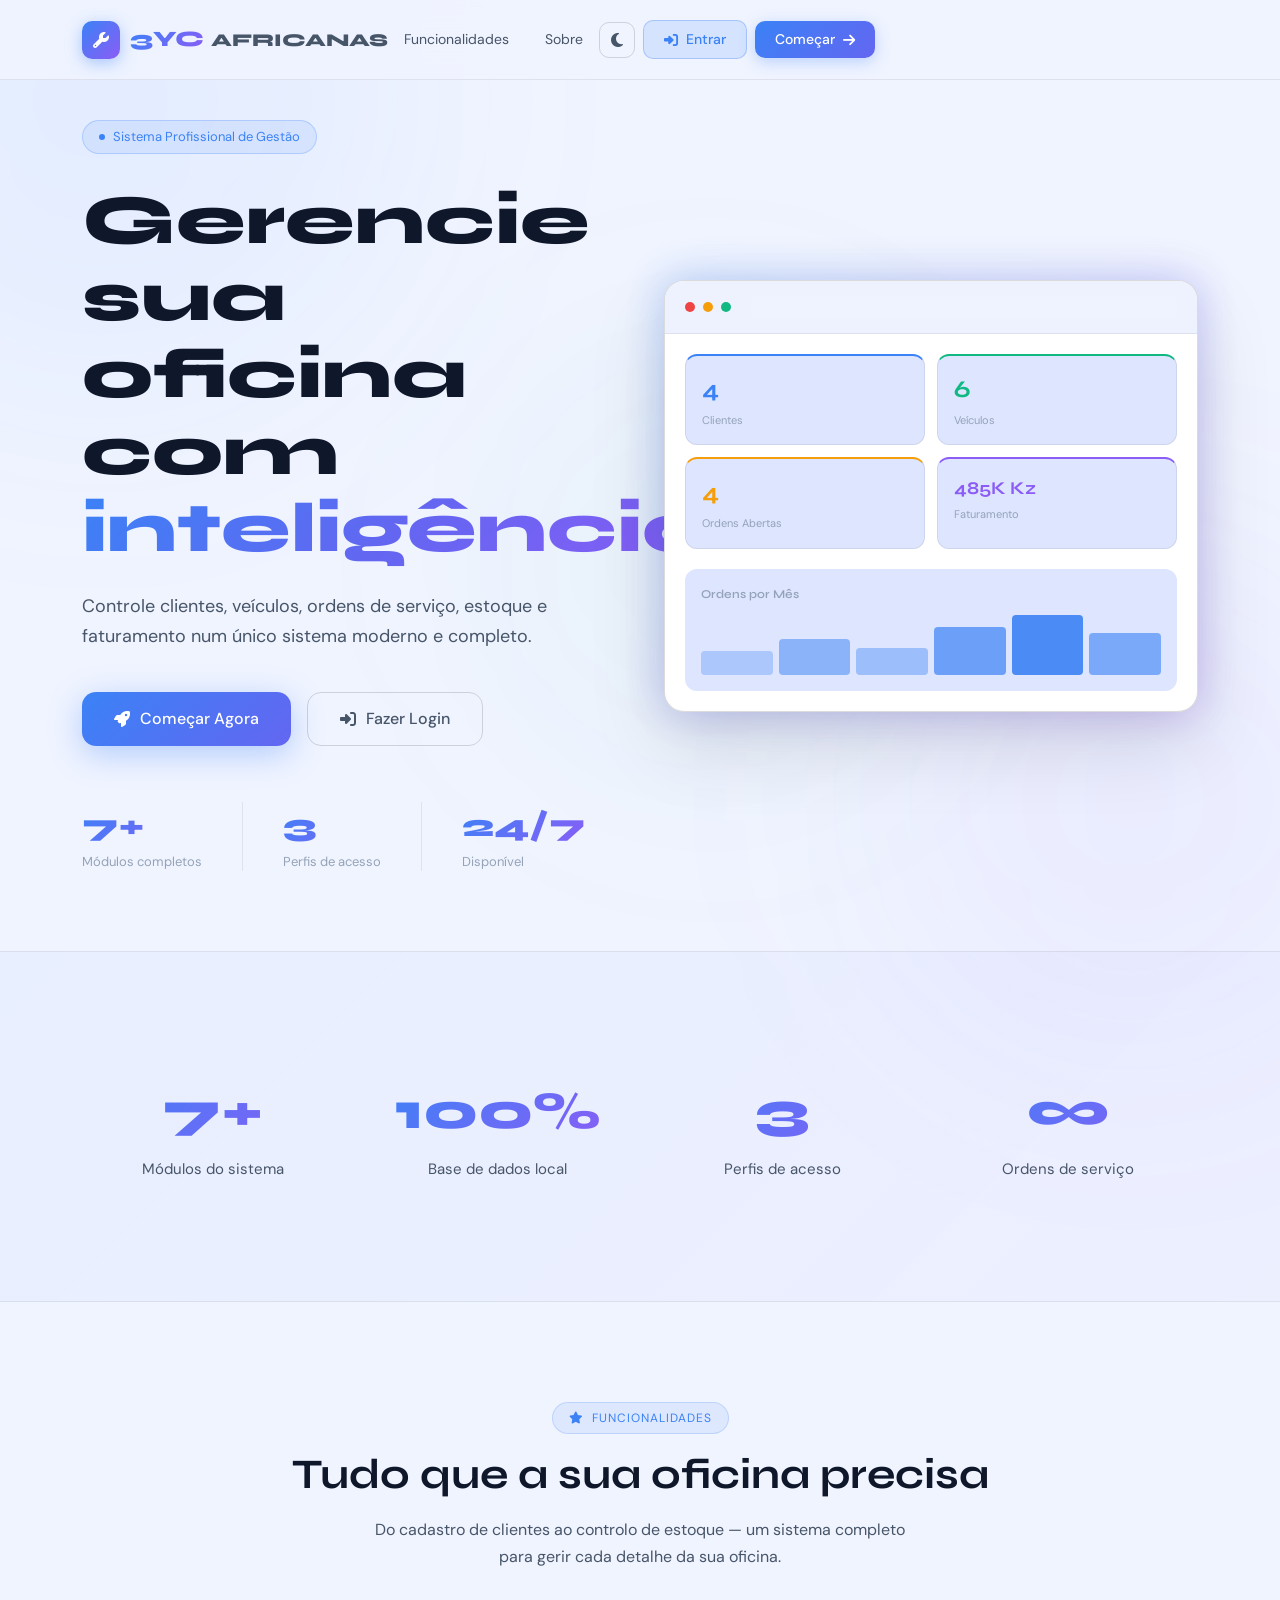
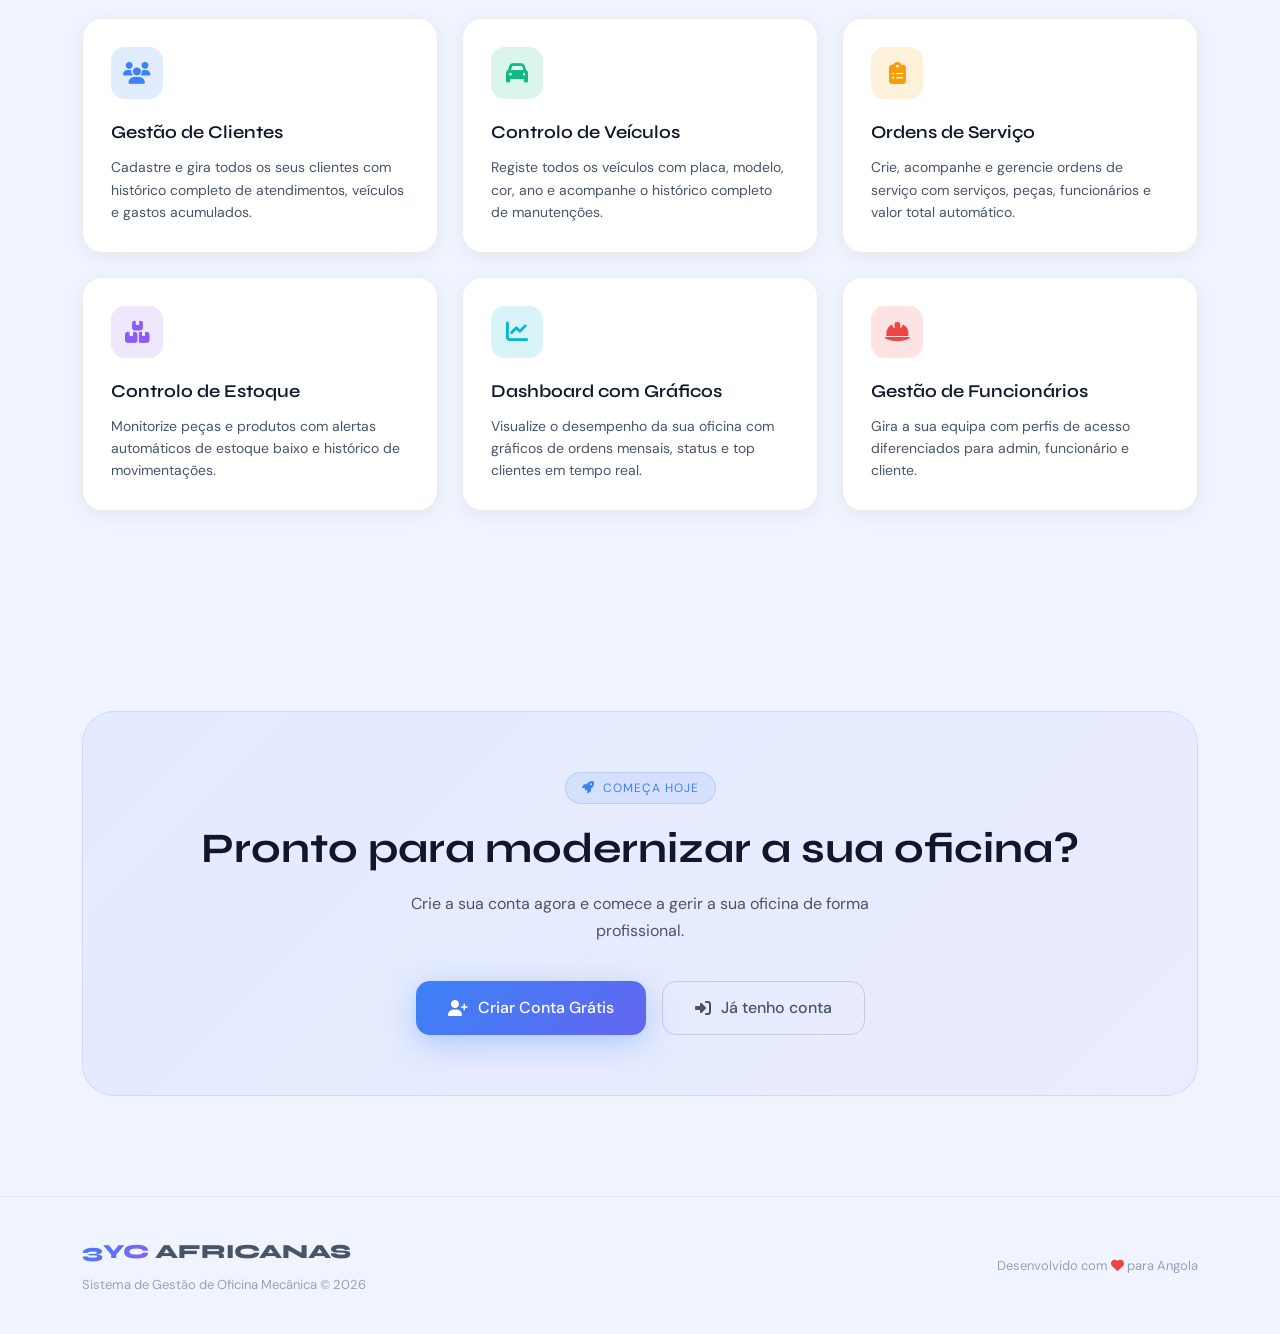
<file: bm_backend/public/index.html>
<!DOCTYPE html>
<html lang="pt-BR">
<head>
    <meta charset="UTF-8">
    <meta name="viewport" content="width=device-width, initial-scale=1.0">
    <title>3YC AFRICANAS — Sistema de Gestão de Oficina</title>
    <link href="https://cdn.jsdelivr.net/npm/bootstrap@5.3.0/dist/css/bootstrap.min.css" rel="stylesheet">
    <link rel="stylesheet" href="https://cdnjs.cloudflare.com/ajax/libs/font-awesome/6.4.0/css/all.min.css">
    <link href="https://fonts.googleapis.com/css2?family=Syne:wght@400;600;700;800&family=DM+Sans:ital,wght@0,300;0,400;0,500;1,400&display=swap" rel="stylesheet">
    <style>
        :root {
            --bg:      #f0f4ff;
            --bg2:     #e8eeff;
            --bg3:     #dde5ff;
            --card:    #ffffff;
            --border:  rgba(0,0,0,0.07);
            --border2: rgba(0,0,0,0.14);
            --accent:  #3b82f6;
            --accent2: #6366f1;
            --accent3: #8b5cf6;
            --green:   #10b981;
            --orange:  #f59e0b;
            --red:     #ef4444;
            --text:    #0f172a;
            --text2:   #475569;
            --text3:   #94a3b8;
        }
        body.dark {
            --bg:      #070b14;
            --bg2:     #0d1220;
            --bg3:     #131929;
            --card:    #111827;
            --border:  rgba(255,255,255,0.07);
            --border2: rgba(255,255,255,0.14);
            --text:    #f1f5f9;
            --text2:   #94a3b8;
            --text3:   #475569;
        }
        body.dark .blob1 { background:rgba(59,130,246,0.12); }
        body.dark .blob2 { background:rgba(139,92,246,0.10); }
        body.dark .blob3 { background:rgba(16,185,129,0.08); }
        body:not(.dark) .blob1 { background:rgba(59,130,246,0.06); }
        body:not(.dark) .blob2 { background:rgba(139,92,246,0.05); }
        body:not(.dark) .blob3 { background:rgba(16,185,129,0.04); }
        * { margin:0; padding:0; box-sizing:border-box; }
        body { font-family:'DM Sans',sans-serif; background:var(--bg); color:var(--text); overflow-x:hidden; }

        /* BLOBS */
        .blob { position:fixed; border-radius:50%; filter:blur(120px); pointer-events:none; z-index:0; animation:blobFloat 8s ease-in-out infinite; }
        .blob1 { width:600px; height:600px; background:rgba(59,130,246,0.12); top:-200px; left:-200px; }
        .blob2 { width:500px; height:500px; background:rgba(139,92,246,0.10); bottom:-150px; right:-100px; animation-delay:-3s; }
        .blob3 { width:400px; height:400px; background:rgba(16,185,129,0.08); top:40%; left:40%; animation-delay:-6s; }
        @keyframes blobFloat { 0%,100%{transform:translate(0,0) scale(1)} 33%{transform:translate(30px,-30px) scale(1.05)} 66%{transform:translate(-20px,20px) scale(0.95)} }

        /* NAVBAR */
        .navbar { position:fixed; top:0; left:0; right:0; z-index:100; padding:20px 0; background:rgba(240,244,255,0.85); backdrop-filter:blur(20px); border-bottom:1px solid var(--border); transition:all 0.3s; }
        body.dark .navbar { background:rgba(7,11,20,0.85); }
        .navbar.scrolled { padding:12px 0; }
        .nav-brand { font-family:'Syne',sans-serif; font-size:22px; font-weight:800; text-decoration:none; display:flex; align-items:center; gap:10px; }
        .brand-icon { width:38px; height:38px; background:linear-gradient(135deg,var(--accent),var(--accent3)); border-radius:10px; display:flex; align-items:center; justify-content:center; font-size:16px; color:#fff; box-shadow:0 4px 16px rgba(59,130,246,0.4); }
        .brand-3yc { background:linear-gradient(135deg,var(--accent),var(--accent3)); -webkit-background-clip:text; -webkit-text-fill-color:transparent; }
        .brand-rest { color:var(--text2); font-size:18px; }
        .nav-link-item { color:var(--text2); text-decoration:none; font-size:14px; padding:8px 16px; border-radius:8px; transition:all 0.2s; }
        .nav-link-item:hover { color:var(--text); background:rgba(255,255,255,0.05); }
        .btn-nav-login { background:rgba(59,130,246,0.15); border:1px solid rgba(59,130,246,0.3); color:var(--accent); padding:8px 20px; border-radius:10px; font-size:14px; font-weight:500; cursor:pointer; font-family:'DM Sans',sans-serif; transition:all 0.2s; text-decoration:none; display:inline-flex; align-items:center; gap:8px; }
        .btn-nav-login:hover { background:var(--accent); color:#fff; border-color:var(--accent); }
        .btn-nav-primary { background:linear-gradient(135deg,var(--accent),var(--accent2)); border:none; color:#fff; padding:8px 20px; border-radius:10px; font-size:14px; font-weight:500; cursor:pointer; font-family:'DM Sans',sans-serif; transition:all 0.2s; text-decoration:none; display:inline-flex; align-items:center; gap:8px; box-shadow:0 4px 16px rgba(59,130,246,0.3); }
        .btn-nav-primary:hover { transform:translateY(-2px); box-shadow:0 8px 24px rgba(59,130,246,0.4); color:#fff; }

        /* HERO */
        .hero { min-height:100vh; display:flex; align-items:center; padding:120px 0 80px; position:relative; }
        .hero-badge { display:inline-flex; align-items:center; gap:8px; background:rgba(59,130,246,0.1); border:1px solid rgba(59,130,246,0.25); border-radius:100px; padding:6px 16px; font-size:13px; color:var(--accent); margin-bottom:28px; animation:fadeUp 0.6s ease both; }
        .hero-badge .dot { width:6px; height:6px; background:var(--accent); border-radius:50%; animation:pulse 2s infinite; }
        @keyframes pulse { 0%,100%{opacity:1;transform:scale(1)} 50%{opacity:0.5;transform:scale(1.5)} }
        .hero-title { font-family:'Syne',sans-serif; font-size:clamp(40px,6vw,70px); font-weight:800; line-height:1.1; margin-bottom:24px; animation:fadeUp 0.6s ease 0.1s both; }
        .gradient-text { background:linear-gradient(135deg,var(--accent) 0%,var(--accent2) 50%,var(--accent3) 100%); -webkit-background-clip:text; -webkit-text-fill-color:transparent; }
        .hero-desc { font-size:18px; color:var(--text2); line-height:1.7; max-width:520px; margin-bottom:40px; animation:fadeUp 0.6s ease 0.2s both; }
        .hero-btns { display:flex; gap:16px; flex-wrap:wrap; animation:fadeUp 0.6s ease 0.3s both; }
        .btn-hero-primary { background:linear-gradient(135deg,var(--accent),var(--accent2)); border:none; color:#fff; padding:14px 32px; border-radius:14px; font-size:16px; font-weight:500; cursor:pointer; font-family:'DM Sans',sans-serif; transition:all 0.3s; display:inline-flex; align-items:center; gap:10px; box-shadow:0 8px 32px rgba(59,130,246,0.35); text-decoration:none; }
        .btn-hero-primary:hover { transform:translateY(-3px); box-shadow:0 12px 40px rgba(59,130,246,0.5); color:#fff; text-decoration:none; }
        .btn-hero-outline { background:transparent; border:1px solid var(--border2); color:var(--text2); padding:14px 32px; border-radius:14px; font-size:16px; font-weight:500; cursor:pointer; font-family:'DM Sans',sans-serif; transition:all 0.3s; display:inline-flex; align-items:center; gap:10px; text-decoration:none; }
        .btn-hero-outline:hover { border-color:var(--accent); color:var(--accent); background:rgba(59,130,246,0.05); text-decoration:none; }
        .hero-stats { display:flex; gap:40px; margin-top:56px; animation:fadeUp 0.6s ease 0.4s both; }
        .hero-stat-num { font-family:'Syne',sans-serif; font-size:32px; font-weight:800; background:linear-gradient(135deg,var(--accent),var(--accent3)); -webkit-background-clip:text; -webkit-text-fill-color:transparent; }
        .hero-stat-label { font-size:13px; color:var(--text3); margin-top:2px; }

        /* PREVIEW */
        .preview-wrap { position:relative; animation:fadeUp 0.8s ease 0.3s both; }
        .preview-glow { position:absolute; inset:-2px; background:linear-gradient(135deg,var(--accent),var(--accent2),var(--accent3)); border-radius:22px; filter:blur(20px); opacity:0.3; z-index:-1; }
        .preview-img { width:100%; background:var(--card); border:1px solid var(--border2); border-radius:20px; overflow:hidden; box-shadow:0 32px 80px rgba(0,0,0,0.12); }
        body.dark .preview-img { box-shadow:0 32px 80px rgba(0,0,0,0.6); }
        .preview-topbar { background:var(--bg2); padding:14px 20px; display:flex; align-items:center; gap:8px; border-bottom:1px solid var(--border); }
        .preview-dot { width:10px; height:10px; border-radius:50%; }

        /* SECTIONS */
        .section { padding:100px 0; position:relative; }
        .section-label { display:inline-flex; align-items:center; gap:8px; background:rgba(59,130,246,0.1); border:1px solid rgba(59,130,246,0.2); border-radius:100px; padding:6px 16px; font-size:12px; color:var(--accent); text-transform:uppercase; letter-spacing:1px; margin-bottom:16px; }
        .section-title { font-family:'Syne',sans-serif; font-size:clamp(28px,4vw,42px); font-weight:700; line-height:1.2; margin-bottom:16px; }
        .section-desc { font-size:16px; color:var(--text2); line-height:1.7; max-width:480px; }

        /* FEATURES */
        .feature-card { background:var(--card); border:1px solid var(--border); border-radius:20px; padding:28px; transition:all 0.3s; height:100%; box-shadow:0 2px 12px rgba(0,0,0,0.05); }
        .feature-card:hover { border-color:var(--border2); transform:translateY(-4px); box-shadow:0 20px 60px rgba(0,0,0,0.4); }
        .feature-icon { width:52px; height:52px; border-radius:14px; display:flex; align-items:center; justify-content:center; font-size:22px; margin-bottom:20px; }
        .fi-blue  { background:rgba(59,130,246,0.15); color:var(--accent); }
        .fi-green { background:rgba(16,185,129,0.15); color:var(--green); }
        .fi-purple{ background:rgba(139,92,246,0.15); color:var(--accent3); }
        .fi-orange{ background:rgba(245,158,11,0.15); color:var(--orange); }
        .fi-red   { background:rgba(239,68,68,0.15);  color:var(--red); }
        .fi-cyan  { background:rgba(6,182,212,0.15);  color:#06b6d4; }
        .feature-title { font-family:'Syne',sans-serif; font-size:18px; font-weight:600; margin-bottom:10px; }
        .feature-desc { font-size:14px; color:var(--text2); line-height:1.6; }

        /* STATS */
        .stats-section { background:linear-gradient(135deg,rgba(59,130,246,0.05),rgba(139,92,246,0.05)); border-top:1px solid var(--border); border-bottom:1px solid var(--border); }
        .big-stat { text-align:center; padding:20px; }
        .big-stat-num { font-family:'Syne',sans-serif; font-size:52px; font-weight:800; background:linear-gradient(135deg,var(--accent),var(--accent3)); -webkit-background-clip:text; -webkit-text-fill-color:transparent; }
        .big-stat-label { color:var(--text2); font-size:15px; margin-top:8px; }

        /* CTA */
        .cta-card { background:linear-gradient(135deg,rgba(59,130,246,0.1),rgba(139,92,246,0.08)); border:1px solid rgba(59,130,246,0.2); border-radius:32px; padding:60px 40px; position:relative; overflow:hidden; }

        /* FOOTER */
        footer { border-top:1px solid var(--border); padding:40px 0; }

        /* MODAIS */
        .modal-content { background:var(--card) !important; border:1px solid var(--border2) !important; border-radius:24px !important; box-shadow:0 32px 80px rgba(0,0,0,0.2) !important; }
        body.dark .modal-content { box-shadow:0 32px 80px rgba(0,0,0,0.6) !important; }
        .modal-header { border-bottom:1px solid var(--border) !important; padding:24px 28px !important; }
        .modal-footer { border-top:1px solid var(--border) !important; padding:20px 28px !important; }
        .modal-body { padding:24px 28px !important; }
        .modal-title { font-family:'Syne',sans-serif !important; font-size:20px !important; font-weight:700 !important; }
        .btn-close { filter:invert(1) !important; }
        .modal-icon { width:64px; height:64px; background:linear-gradient(135deg,var(--accent),var(--accent2)); border-radius:18px; display:flex; align-items:center; justify-content:center; font-size:26px; color:#fff; margin:0 auto 20px; box-shadow:0 8px 24px rgba(59,130,246,0.4); }
        .form-control,.form-select { background:var(--bg3) !important; border:1px solid var(--border2) !important; color:var(--text) !important; border-radius:12px !important; padding:12px 16px !important; font-family:'DM Sans',sans-serif; font-size:15px; }
        .form-control:focus,.form-select:focus { border-color:var(--accent) !important; box-shadow:0 0 0 3px rgba(59,130,246,0.15) !important; background:var(--bg3) !important; }
        .form-control::placeholder { color:var(--text3) !important; }
        .form-label { font-size:13px; font-weight:500; color:var(--text2); margin-bottom:8px; }
        .btn-modal-primary { background:linear-gradient(135deg,var(--accent),var(--accent2)); border:none; color:#fff; padding:12px 28px; border-radius:12px; font-size:15px; font-weight:500; cursor:pointer; font-family:'DM Sans',sans-serif; transition:all 0.2s; display:inline-flex; align-items:center; gap:8px; box-shadow:0 4px 16px rgba(59,130,246,0.3); width:100%; justify-content:center; }
        .btn-modal-primary:hover { transform:translateY(-2px); box-shadow:0 8px 24px rgba(59,130,246,0.4); }
        .btn-modal-primary:disabled { opacity:0.7; transform:none; }
        .divider { display:flex; align-items:center; gap:12px; margin:20px 0; color:var(--text3); font-size:13px; }
        .divider::before,.divider::after { content:''; flex:1; height:1px; background:var(--border); }

        /* TOAST */
        .toast-container-custom { position:fixed; bottom:24px; right:24px; z-index:9999; display:flex; flex-direction:column; gap:8px; }
        .toast-custom { background:var(--card); border:1px solid var(--border2); border-radius:14px; padding:14px 18px; display:flex; align-items:center; gap:12px; font-size:14px; box-shadow:0 16px 48px rgba(0,0,0,0.5); animation:slideUp 0.3s ease; min-width:280px; }
        @keyframes slideUp { from{opacity:0;transform:translateY(20px)} to{opacity:1;transform:translateY(0)} }
        .toast-success .ti { color:var(--green); font-size:18px; }
        .toast-error .ti   { color:var(--red);   font-size:18px; }
        .toast-info .ti    { color:var(--accent); font-size:18px; }

        /* ANIMATIONS */
        @keyframes fadeUp { from{opacity:0;transform:translateY(30px)} to{opacity:1;transform:translateY(0)} }


        /* Modo Claro — ajustes específicos */
        body:not(.dark) .feature-card { box-shadow: 0 4px 20px rgba(0,0,0,0.06); }
        body:not(.dark) .hero-title { color: #0f172a; }
        body:not(.dark) .brand-rest { color: #475569; }
        body:not(.dark) .nav-link-item { color: #475569; }
        body:not(.dark) .nav-link-item:hover { color: #0f172a; background: rgba(0,0,0,0.04); }
        body:not(.dark) .btn-nav-login { border-color: rgba(59,130,246,0.3); }
        body:not(.dark) .preview-topbar { background: #eef2ff; }
        body:not(.dark) .preview-img { background: #fff; }
        body:not(.dark) .stats-section { background: linear-gradient(135deg,rgba(59,130,246,0.04),rgba(139,92,246,0.03)); }
        body:not(.dark) .cta-card { background: linear-gradient(135deg,rgba(59,130,246,0.07),rgba(139,92,246,0.05)); border-color: rgba(59,130,246,0.15); }
        body:not(.dark) .modal-content { background: #fff !important; }
        body:not(.dark) .form-control, body:not(.dark) .form-select { background: #f8faff !important; border-color: rgba(0,0,0,0.12) !important; color: #0f172a !important; }
        body:not(.dark) .divider { color: #94a3b8; }
        body:not(.dark) footer { border-color: rgba(0,0,0,0.07); }
        body:not(.dark) .btn-close { filter: none !important; }
        body:not(.dark) .big-stat-label { color: #475569; }
        /* Transição suave */
        body, .navbar, .feature-card, .modal-content { transition: background 0.3s, color 0.3s, border-color 0.3s; }

        @media (max-width:768px) {
            .hero-title { font-size:36px; }
            .hero-stats { gap:24px; flex-wrap:wrap; }
            .preview-wrap { display:none; }
        }
    </style>
</head>
<body>

<div class="blob blob1"></div>
<div class="blob blob2"></div>
<div class="blob blob3"></div>
<div class="toast-container-custom" id="toastContainer"></div>

<!-- NAVBAR -->
<nav class="navbar" id="mainNav">
    <div class="container">
        <div class="d-flex align-items-center justify-content-between">
            <a class="nav-brand" href="#">
                <div class="brand-icon"><i class="fas fa-wrench"></i></div>
                <span><span class="brand-3yc">3YC</span> <span class="brand-rest">AFRICANAS</span></span>
            </a>
            <div class="d-none d-md-flex align-items-center gap-1">
                <a href="#features" class="nav-link-item">Funcionalidades</a>
                <a href="#sobre" class="nav-link-item">Sobre</a>
            </div>
            <div class="d-flex gap-2 align-items-center">
                <button id="themeToggleIndex" onclick="toggleIndexTheme()" style="width:36px;height:36px;border-radius:10px;border:1px solid var(--border2);background:transparent;cursor:pointer;display:flex;align-items:center;justify-content:center;font-size:16px;color:var(--text2);transition:all 0.2s;" title="Alternar tema">
                    <i class="fas fa-moon" id="themeIconIndex"></i>
                </button>
                <a href="#" class="btn-nav-login" data-bs-toggle="modal" data-bs-target="#modalLogin">
                    <i class="fas fa-sign-in-alt"></i> Entrar
                </a>
                <a href="#" class="btn-nav-primary d-none d-sm-inline-flex" data-bs-toggle="modal" data-bs-target="#modalCadastro">
                    Começar <i class="fas fa-arrow-right"></i>
                </a>
            </div>
        </div>
    </div>
</nav>

<!-- HERO -->
<section class="hero">
    <div class="container position-relative" style="z-index:1">
        <div class="row align-items-center g-5">
            <div class="col-lg-6">
                <div class="hero-badge">
                    <span class="dot"></span> Sistema Profissional de Gestão
                </div>
                <h1 class="hero-title">
                    Gerencie sua<br>
                    oficina com<br>
                    <span class="gradient-text">inteligência</span>
                </h1>
                <p class="hero-desc">
                    Controle clientes, veículos, ordens de serviço, estoque e faturamento num único sistema moderno e completo.
                </p>
                <div class="hero-btns">
                    <a href="#" class="btn-hero-primary" data-bs-toggle="modal" data-bs-target="#modalCadastro">
                        <i class="fas fa-rocket"></i> Começar Agora
                    </a>
                    <a href="#" class="btn-hero-outline" data-bs-toggle="modal" data-bs-target="#modalLogin">
                        <i class="fas fa-sign-in-alt"></i> Fazer Login
                    </a>
                </div>
                <div class="hero-stats">
                    <div>
                        <div class="hero-stat-num">7+</div>
                        <div class="hero-stat-label">Módulos completos</div>
                    </div>
                    <div style="width:1px;background:var(--border)"></div>
                    <div>
                        <div class="hero-stat-num">3</div>
                        <div class="hero-stat-label">Perfis de acesso</div>
                    </div>
                    <div style="width:1px;background:var(--border)"></div>
                    <div>
                        <div class="hero-stat-num">24/7</div>
                        <div class="hero-stat-label">Disponível</div>
                    </div>
                </div>
            </div>
            <div class="col-lg-6">
                <div class="preview-wrap">
                    <div class="preview-glow"></div>
                    <div class="preview-img">
                        <div class="preview-topbar">
                            <div class="preview-dot" style="background:#ef4444"></div>
                            <div class="preview-dot" style="background:#f59e0b"></div>
                            <div class="preview-dot" style="background:#10b981"></div>
                            <div style="flex:1;background:rgba(255,255,255,0.05);border-radius:6px;height:24px;margin-left:12px"></div>
                        </div>
                        <div style="padding:20px;display:grid;grid-template-columns:1fr 1fr;gap:12px">
                            <div style="background:var(--bg3);border:1px solid var(--border);border-radius:12px;padding:16px;border-top:2px solid #3b82f6">
                                <div style="font-family:'Syne',sans-serif;font-size:24px;font-weight:700;color:#3b82f6">4</div>
                                <div style="font-size:11px;color:var(--text3);margin-top:4px">Clientes</div>
                            </div>
                            <div style="background:var(--bg3);border:1px solid var(--border);border-radius:12px;padding:16px;border-top:2px solid #10b981">
                                <div style="font-family:'Syne',sans-serif;font-size:24px;font-weight:700;color:#10b981">6</div>
                                <div style="font-size:11px;color:var(--text3);margin-top:4px">Veículos</div>
                            </div>
                            <div style="background:var(--bg3);border:1px solid var(--border);border-radius:12px;padding:16px;border-top:2px solid #f59e0b">
                                <div style="font-family:'Syne',sans-serif;font-size:24px;font-weight:700;color:#f59e0b">4</div>
                                <div style="font-size:11px;color:var(--text3);margin-top:4px">Ordens Abertas</div>
                            </div>
                            <div style="background:var(--bg3);border:1px solid var(--border);border-radius:12px;padding:16px;border-top:2px solid #8b5cf6">
                                <div style="font-family:'Syne',sans-serif;font-size:18px;font-weight:700;color:#8b5cf6">485K Kz</div>
                                <div style="font-size:11px;color:var(--text3);margin-top:4px">Faturamento</div>
                            </div>
                        </div>
                        <div style="padding:0 20px 20px">
                            <div style="background:var(--bg3);border-radius:12px;padding:16px">
                                <div style="font-size:12px;color:var(--text3);margin-bottom:12px;font-family:'Syne',sans-serif;font-weight:600">Ordens por Mês</div>
                                <div style="display:flex;align-items:flex-end;gap:6px;height:60px">
                                    <div style="flex:1;background:rgba(59,130,246,0.3);border-radius:4px;height:40%"></div>
                                    <div style="flex:1;background:rgba(59,130,246,0.5);border-radius:4px;height:60%"></div>
                                    <div style="flex:1;background:rgba(59,130,246,0.4);border-radius:4px;height:45%"></div>
                                    <div style="flex:1;background:rgba(59,130,246,0.7);border-radius:4px;height:80%"></div>
                                    <div style="flex:1;background:rgba(59,130,246,0.9);border-radius:4px;height:100%"></div>
                                    <div style="flex:1;background:rgba(59,130,246,0.6);border-radius:4px;height:70%"></div>
                                </div>
                            </div>
                        </div>
                    </div>
                </div>
            </div>
        </div>
    </div>
</section>

<!-- STATS -->
<section class="stats-section section" id="sobre">
    <div class="container position-relative" style="z-index:1">
        <div class="row g-4 text-center">
            <div class="col-6 col-md-3"><div class="big-stat"><div class="big-stat-num">7+</div><div class="big-stat-label">Módulos do sistema</div></div></div>
            <div class="col-6 col-md-3"><div class="big-stat"><div class="big-stat-num">100%</div><div class="big-stat-label">Base de dados local</div></div></div>
            <div class="col-6 col-md-3"><div class="big-stat"><div class="big-stat-num">3</div><div class="big-stat-label">Perfis de acesso</div></div></div>
            <div class="col-6 col-md-3"><div class="big-stat"><div class="big-stat-num">∞</div><div class="big-stat-label">Ordens de serviço</div></div></div>
        </div>
    </div>
</section>

<!-- FEATURES -->
<section class="section" id="features">
    <div class="container position-relative" style="z-index:1">
        <div class="text-center mb-5">
            <div class="section-label" style="display:inline-flex"><i class="fas fa-star"></i> Funcionalidades</div>
            <h2 class="section-title">Tudo que a sua oficina precisa</h2>
            <p class="section-desc mx-auto" style="max-width:560px">Do cadastro de clientes ao controlo de estoque — um sistema completo para gerir cada detalhe da sua oficina.</p>
        </div>
        <div class="row g-4">
            <div class="col-md-6 col-lg-4">
                <div class="feature-card">
                    <div class="feature-icon fi-blue"><i class="fas fa-users"></i></div>
                    <div class="feature-title">Gestão de Clientes</div>
                    <div class="feature-desc">Cadastre e gira todos os seus clientes com histórico completo de atendimentos, veículos e gastos acumulados.</div>
                </div>
            </div>
            <div class="col-md-6 col-lg-4">
                <div class="feature-card">
                    <div class="feature-icon fi-green"><i class="fas fa-car"></i></div>
                    <div class="feature-title">Controlo de Veículos</div>
                    <div class="feature-desc">Registe todos os veículos com placa, modelo, cor, ano e acompanhe o histórico completo de manutenções.</div>
                </div>
            </div>
            <div class="col-md-6 col-lg-4">
                <div class="feature-card">
                    <div class="feature-icon fi-orange"><i class="fas fa-clipboard-list"></i></div>
                    <div class="feature-title">Ordens de Serviço</div>
                    <div class="feature-desc">Crie, acompanhe e gerencie ordens de serviço com serviços, peças, funcionários e valor total automático.</div>
                </div>
            </div>
            <div class="col-md-6 col-lg-4">
                <div class="feature-card">
                    <div class="feature-icon fi-purple"><i class="fas fa-boxes"></i></div>
                    <div class="feature-title">Controlo de Estoque</div>
                    <div class="feature-desc">Monitorize peças e produtos com alertas automáticos de estoque baixo e histórico de movimentações.</div>
                </div>
            </div>
            <div class="col-md-6 col-lg-4">
                <div class="feature-card">
                    <div class="feature-icon fi-cyan"><i class="fas fa-chart-line"></i></div>
                    <div class="feature-title">Dashboard com Gráficos</div>
                    <div class="feature-desc">Visualize o desempenho da sua oficina com gráficos de ordens mensais, status e top clientes em tempo real.</div>
                </div>
            </div>
            <div class="col-md-6 col-lg-4">
                <div class="feature-card">
                    <div class="feature-icon fi-red"><i class="fas fa-hard-hat"></i></div>
                    <div class="feature-title">Gestão de Funcionários</div>
                    <div class="feature-desc">Gira a sua equipa com perfis de acesso diferenciados para admin, funcionário e cliente.</div>
                </div>
            </div>
        </div>
    </div>
</section>

<!-- CTA -->
<section class="section">
    <div class="container position-relative" style="z-index:1">
        <div class="cta-card text-center">
            <div class="section-label" style="display:inline-flex;margin-bottom:20px"><i class="fas fa-rocket"></i> Começa hoje</div>
            <h2 class="section-title mb-3">Pronto para modernizar a sua oficina?</h2>
            <p style="color:var(--text2);font-size:16px;max-width:480px;margin:0 auto 36px;line-height:1.7">Crie a sua conta agora e comece a gerir a sua oficina de forma profissional.</p>
            <div class="d-flex gap-3 justify-content-center flex-wrap">
                <a href="#" class="btn-hero-primary" data-bs-toggle="modal" data-bs-target="#modalCadastro"><i class="fas fa-user-plus"></i> Criar Conta Grátis</a>
                <a href="#" class="btn-hero-outline" data-bs-toggle="modal" data-bs-target="#modalLogin"><i class="fas fa-sign-in-alt"></i> Já tenho conta</a>
            </div>
        </div>
    </div>
</section>

<!-- FOOTER -->
<footer>
    <div class="container">
        <div class="row align-items-center">
            <div class="col-md-6">
                <div style="font-family:'Syne',sans-serif;font-size:20px;font-weight:800"><span class="brand-3yc">3YC</span> <span style="color:var(--text2)">AFRICANAS</span></div>
                <div style="font-size:13px;color:var(--text3);margin-top:8px">Sistema de Gestão de Oficina Mecânica © 2026</div>
            </div>
            <div class="col-md-6 text-md-end mt-3 mt-md-0">
                <span style="font-size:13px;color:var(--text3)">Desenvolvido com <i class="fas fa-heart" style="color:var(--red)"></i> para Angola</span>
            </div>
        </div>
    </div>
</footer>

<!-- MODAL LOGIN -->
<div class="modal fade" id="modalLogin" tabindex="-1">
    <div class="modal-dialog modal-dialog-centered">
        <div class="modal-content">
            <div class="modal-header border-0 pb-0">
                <button type="button" class="btn-close" data-bs-dismiss="modal"></button>
            </div>
            <div class="modal-body pt-0">
                <div class="text-center mb-4">
                    <div class="modal-icon"><i class="fas fa-wrench"></i></div>
                    <h4 style="font-family:'Syne',sans-serif;font-weight:700;font-size:22px">Bem-vindo de volta!</h4>
                    <p style="color:var(--text2);font-size:14px;margin-top:6px">Entre na sua conta para continuar</p>
                </div>
                <form id="formLogin">
                    <div class="mb-3">
                        <label class="form-label">E-mail</label>
                        <input type="email" class="form-control" id="loginEmail" placeholder="seu@email.com" autocomplete="email" required>
                    </div>
                    <div class="mb-4">
                        <label class="form-label">Senha</label>
                        <input type="password" class="form-control" id="loginSenha" placeholder="••••••••" required>
                    </div>
                    <button type="submit" class="btn-modal-primary">
                        <i class="fas fa-sign-in-alt"></i> Entrar no Sistema
                    </button>
                </form>
                <div class="divider">ou</div>
                <p class="text-center" style="font-size:14px;color:var(--text2)">
                    Não tem conta?
                    <a href="#" style="color:var(--accent);text-decoration:none;font-weight:500" data-bs-dismiss="modal" data-bs-toggle="modal" data-bs-target="#modalCadastro">Criar agora</a>
                </p>
            </div>
            <div class="modal-footer border-0 pt-0">
                <div style="width:100%;background:rgba(59,130,246,0.08);border:1px solid rgba(59,130,246,0.15);border-radius:12px;padding:12px 16px;font-size:13px;color:var(--text3)">
                    <i class="fas fa-info-circle" style="color:var(--accent);margin-right:6px"></i>
                    Admin: <strong style="color:var(--text2)">admin@3yc.com</strong> / <strong style="color:var(--text2)">password</strong>
                </div>
            </div>
        </div>
    </div>
</div>

<!-- MODAL CADASTRO -->
<div class="modal fade" id="modalCadastro" tabindex="-1">
    <div class="modal-dialog modal-dialog-centered">
        <div class="modal-content">
            <div class="modal-header border-0 pb-0">
                <button type="button" class="btn-close" data-bs-dismiss="modal"></button>
            </div>
            <div class="modal-body pt-0">
                <div class="text-center mb-4">
                    <div class="modal-icon" style="background:linear-gradient(135deg,var(--green),#059669)"><i class="fas fa-user-plus"></i></div>
                    <h4 style="font-family:'Syne',sans-serif;font-weight:700;font-size:22px">Criar conta</h4>
                    <p style="color:var(--text2);font-size:14px;margin-top:6px">Preencha os dados para começar</p>
                </div>
                <form id="formCadastro">
                    <div class="mb-3">
                        <label class="form-label">Nome completo</label>
                        <input type="text" class="form-control" id="cadastroNome" placeholder="João Silva" autocomplete="off" required>
                    </div>
                    <div class="mb-3">
                        <label class="form-label">E-mail</label>
                        <input type="email" class="form-control" id="cadastroEmail" placeholder="seu@email.com" autocomplete="off" required>
                    </div>
                    <div class="mb-3">
                        <label class="form-label">Senha</label>
                        <input type="password" class="form-control" id="cadastroSenha" placeholder="Mínimo 6 caracteres" minlength="6" required>
                    </div>
                    <div class="mb-4">
                        <label class="form-label">Tipo de conta</label>
                        <select class="form-select" id="cadastroTipo" required>
                            <option value="">Selecione...</option>
                            <option value="cliente">Cliente</option>
                            <option value="funcionario">Funcionário</option>
                            <option value="admin">Administrador</option>
                        </select>
                    </div>
                    <button type="submit" class="btn-modal-primary" style="background:linear-gradient(135deg,var(--green),#059669);box-shadow:0 4px 16px rgba(16,185,129,0.3)">
                        <i class="fas fa-user-plus"></i> Criar Minha Conta
                    </button>
                </form>
                <div class="divider">ou</div>
                <p class="text-center" style="font-size:14px;color:var(--text2)">
                    Já tem conta?
                    <a href="#" style="color:var(--accent);text-decoration:none;font-weight:500" data-bs-dismiss="modal" data-bs-toggle="modal" data-bs-target="#modalLogin">Fazer login</a>
                </p>
            </div>
        </div>
    </div>
</div>

<script src="https://cdn.jsdelivr.net/npm/bootstrap@5.3.0/dist/js/bootstrap.bundle.min.js"></script>
<script src="assets/js/api.js"></script>
<script src="assets/js/auth.js"></script>
<script>
window.addEventListener('scroll', () => {
    document.getElementById('mainNav').classList.toggle('scrolled', window.scrollY > 50);
});
document.querySelectorAll('a[href^="#"]').forEach(a => {
    if (a.getAttribute('href').length > 1) {
        a.addEventListener('click', e => {
            const t = document.querySelector(a.getAttribute('href'));
            if (t) { e.preventDefault(); t.scrollIntoView({ behavior:'smooth', block:'start' }); }
        });
    }
});

function toggleIndexTheme() {
    document.body.classList.toggle('dark');
    const isDark = document.body.classList.contains('dark');
    localStorage.setItem('indexTema', isDark ? 'dark' : 'light');
    const icon = document.getElementById('themeIconIndex');
    if (icon) { icon.className = isDark ? 'fas fa-sun' : 'fas fa-moon'; }
}

// Aplicar tema guardado (padrão: claro)
if (localStorage.getItem('indexTema') === 'dark') {
    document.body.classList.add('dark');
    document.addEventListener('DOMContentLoaded', () => {
        const icon = document.getElementById('themeIconIndex');
        if (icon) icon.className = 'fas fa-sun';
    });
}
</script>

<script>
// Tema — claro por padrão
function toggleTheme() {
    document.body.classList.toggle('dark');
    const isDark = document.body.classList.contains('dark');
    localStorage.setItem('tema_index', isDark ? 'dark' : 'light');
    document.getElementById('themeIcon').className = isDark ? 'fas fa-sun' : 'fas fa-moon';
    document.getElementById('themeToggle').style.color = isDark ? '#f59e0b' : '';
}
// Carregar tema guardado (claro por padrão)
const temaGuardado = localStorage.getItem('tema_index');
if (temaGuardado === 'dark') {
    document.body.classList.add('dark');
    document.getElementById('themeIcon').className = 'fas fa-sun';
    document.getElementById('themeToggle').style.color = '#f59e0b';
}
</script>
</body>
</html>
</file>
